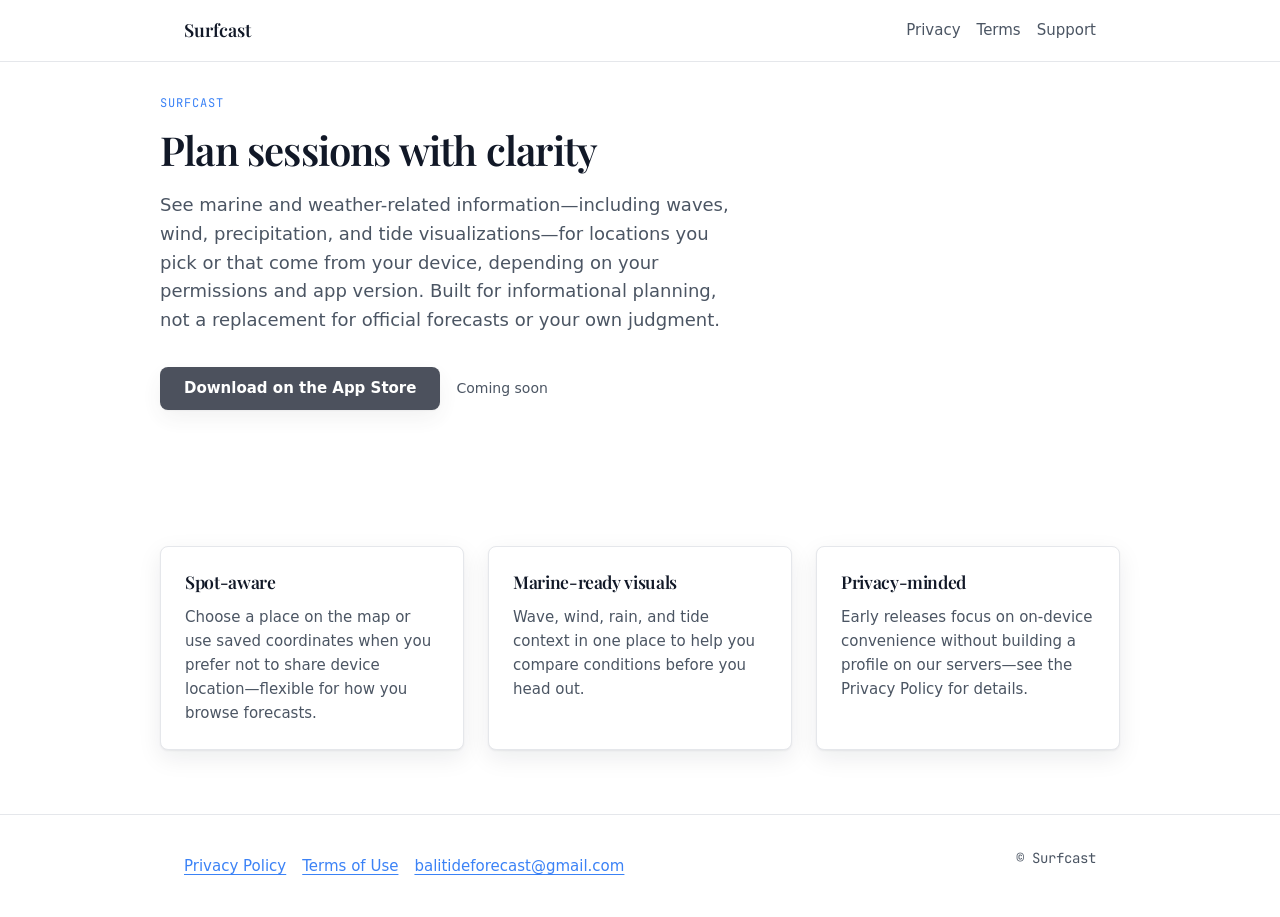
<file: index.html>
<!DOCTYPE html>
<html lang="en">
  <head>
    <meta charset="utf-8" />
    <meta name="viewport" content="width=device-width, initial-scale=1" />
    <title>Surfcast</title>
    <meta
      name="description"
      content="Marine and weather insights for the spots you care about—waves, wind, tides, and more."
    />
    <link rel="preconnect" href="https://fonts.googleapis.com" />
    <link rel="preconnect" href="https://fonts.gstatic.com" crossorigin />
    <link
      href="https://fonts.googleapis.com/css2?family=JetBrains+Mono:wght@400;500&family=Playfair+Display:wght@500;600;700&display=swap"
      rel="stylesheet"
    />
    <link rel="stylesheet" href="styles.css" />
  </head>
  <body class="layout-sticky-footer">
    <a class="skip-link" href="#main">Skip to content</a>
    <header class="site-header">
      <div class="site-header__inner">
        <a class="brand" href="index.html">Surfcast</a>
        <nav class="nav" aria-label="Primary">
          <a href="privacy.html">Privacy</a>
          <a href="terms.html">Terms</a>
          <a href="mailto:balitideforecast@gmail.com">Support</a>
        </nav>
      </div>
    </header>

    <main id="main">
      <section class="hero container" aria-labelledby="hero-title">
        <p class="hero__eyebrow">Surfcast</p>
        <h1 id="hero-title">Plan sessions with clarity</h1>
        <p class="hero__lead">
          See marine and weather-related information—including waves, wind, precipitation, and tide
          visualizations—for locations you pick or that come from your device, depending on your
          permissions and app version. Built for informational planning, not a replacement for
          official forecasts or your own judgment.
        </p>
        <div class="cta-row">
          <button type="button" class="btn btn--primary" disabled>
            Download on the App Store
          </button>
          <span class="btn__note">Coming soon</span>
        </div>
      </section>

      <section class="container features" aria-labelledby="features-heading">
        <h2 id="features-heading" class="visually-hidden">Highlights</h2>
        <article class="feature-card">
          <h2>Spot-aware</h2>
          <p>
            Choose a place on the map or use saved coordinates when you prefer not to share device
            location—flexible for how you browse forecasts.
          </p>
        </article>
        <article class="feature-card">
          <h2>Marine-ready visuals</h2>
          <p>
            Wave, wind, rain, and tide context in one place to help you compare conditions before
            you head out.
          </p>
        </article>
        <article class="feature-card">
          <h2>Privacy-minded</h2>
          <p>
            Early releases focus on on-device convenience without building a profile on our
            servers—see the Privacy Policy for details.
          </p>
        </article>
      </section>
    </main>

    <footer class="site-footer">
      <div class="site-footer__inner">
        <div class="footer-links">
          <a href="privacy.html">Privacy Policy</a>
          <a href="terms.html">Terms of Use</a>
          <a href="mailto:balitideforecast@gmail.com">balitideforecast@gmail.com</a>
        </div>
        <p class="footer-meta">© Surfcast</p>
      </div>
    </footer>
  </body>
</html>
</file>
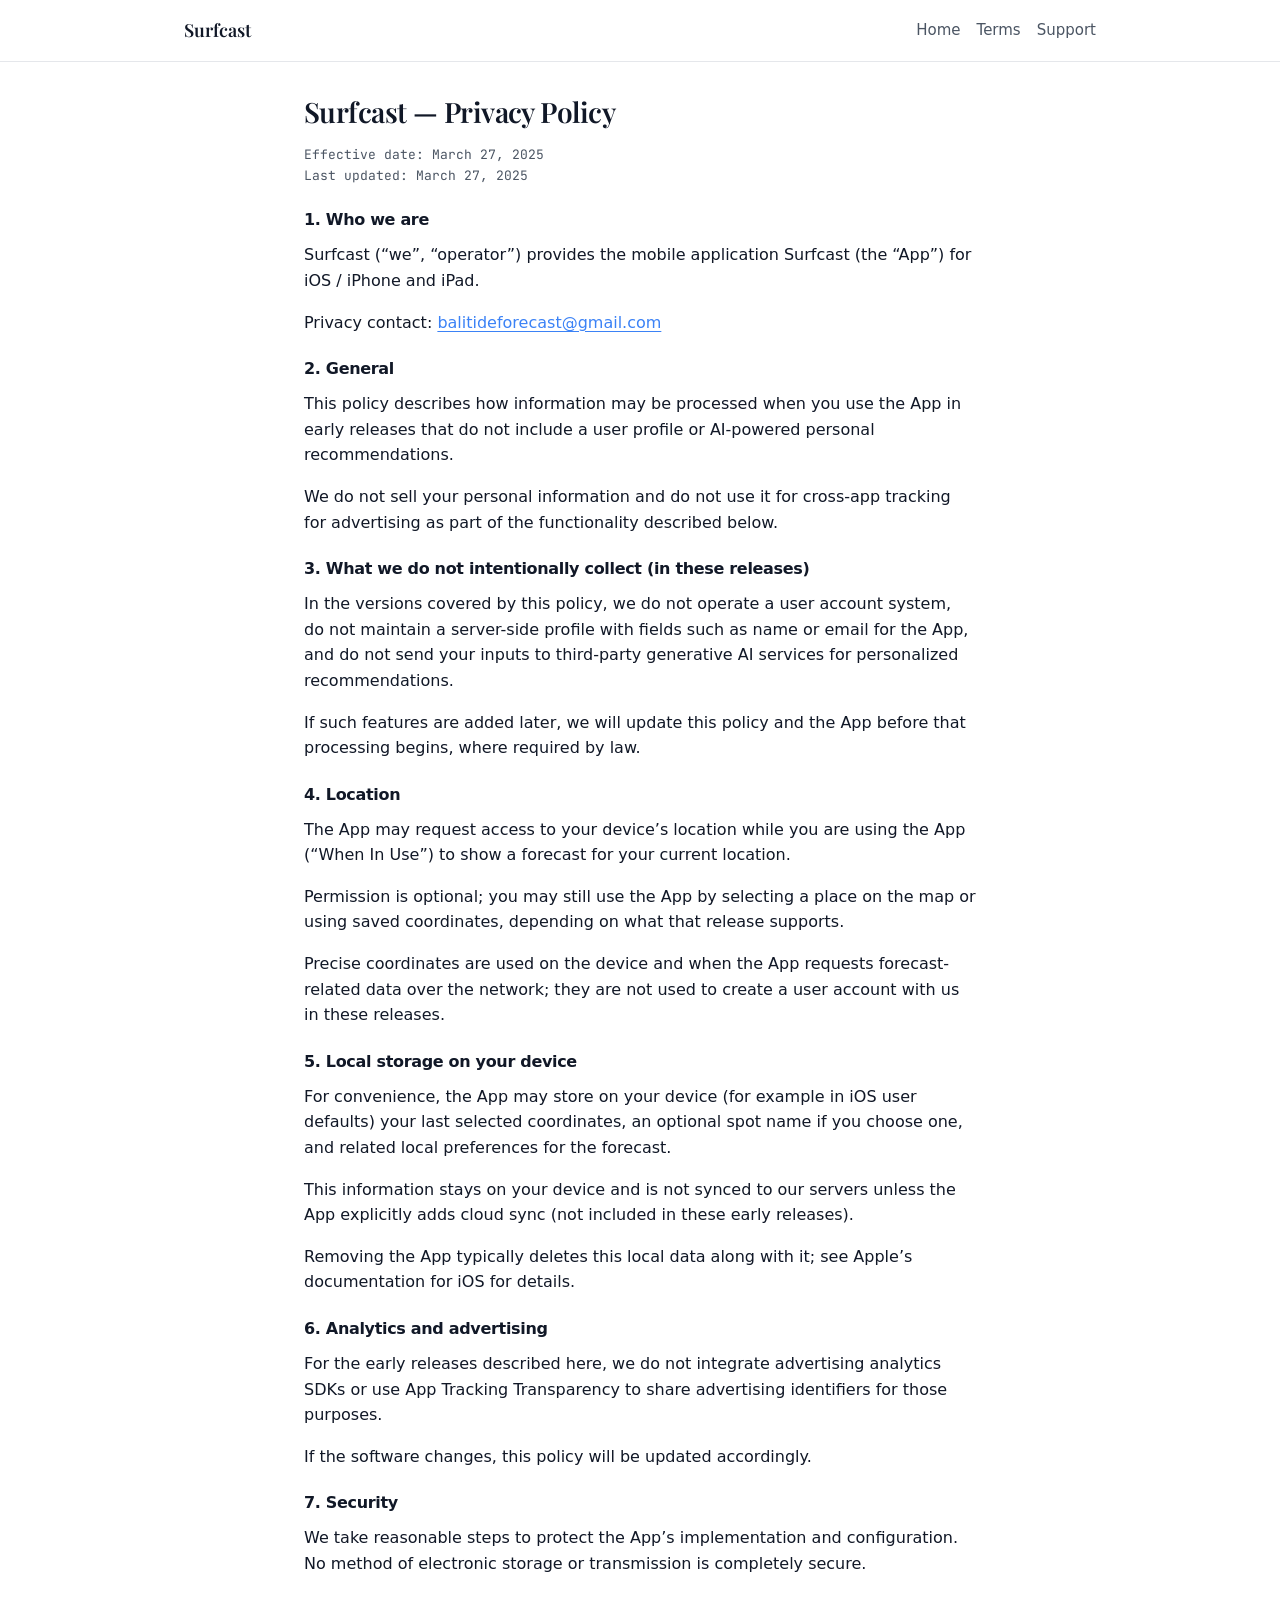
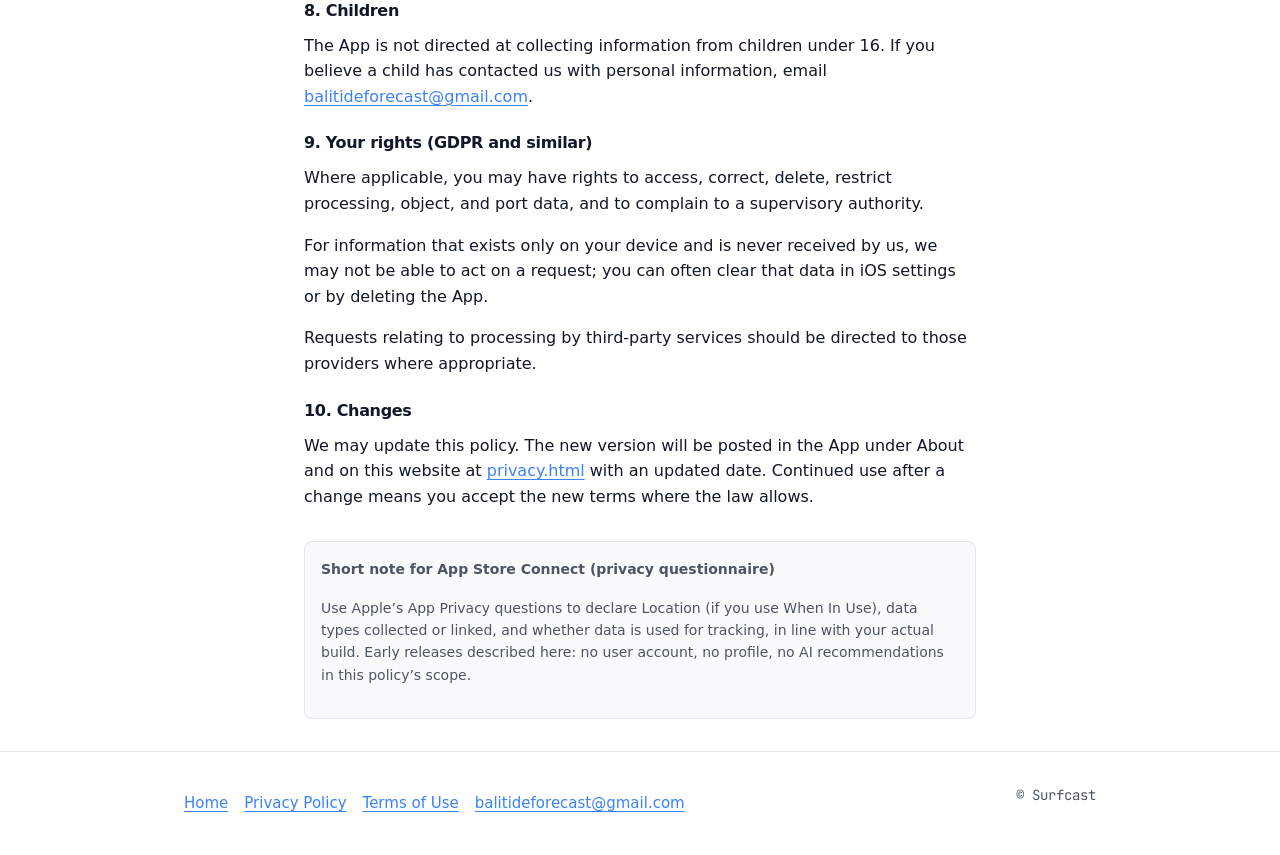
<file: privacy.html>
<!DOCTYPE html>
<html lang="en">
  <head>
    <meta charset="utf-8" />
    <meta name="viewport" content="width=device-width, initial-scale=1" />
    <title>Privacy Policy — Surfcast</title>
    <meta name="description" content="Privacy Policy for the Surfcast mobile application." />
    <link rel="preconnect" href="https://fonts.googleapis.com" />
    <link rel="preconnect" href="https://fonts.gstatic.com" crossorigin />
    <link
      href="https://fonts.googleapis.com/css2?family=JetBrains+Mono:wght@400;500&family=Playfair+Display:wght@500;600;700&display=swap"
      rel="stylesheet"
    />
    <link rel="stylesheet" href="styles.css" />
  </head>
  <body class="layout-sticky-footer">
    <a class="skip-link" href="#main">Skip to content</a>
    <header class="site-header">
      <div class="site-header__inner">
        <a class="brand" href="index.html">Surfcast</a>
        <nav class="nav" aria-label="Primary">
          <a href="index.html">Home</a>
          <a href="terms.html">Terms</a>
          <a href="mailto:balitideforecast@gmail.com">Support</a>
        </nav>
      </div>
    </header>

    <main id="main" class="page-legal">
      <div class="container legal-doc">
        <h1>Surfcast — Privacy Policy</h1>
        <p class="legal-meta">
          Effective date: March 27, 2025<br />
          Last updated: March 27, 2025
        </p>

        <section aria-labelledby="p1">
          <h2 id="p1">1. Who we are</h2>
          <p>
            Surfcast (“we”, “operator”) provides the mobile application Surfcast (the “App”)
            for iOS / iPhone and iPad.
          </p>
          <p>Privacy contact: <a href="mailto:balitideforecast@gmail.com">balitideforecast@gmail.com</a></p>
        </section>

        <section aria-labelledby="p2">
          <h2 id="p2">2. General</h2>
          <p>
            This policy describes how information may be processed when you use the App in early
            releases that do not include a user profile or AI-powered personal recommendations.
          </p>
          <p>
            We do not sell your personal information and do not use it for cross-app tracking for
            advertising as part of the functionality described below.
          </p>
        </section>

        <section aria-labelledby="p3">
          <h2 id="p3">3. What we do not intentionally collect (in these releases)</h2>
          <p>
            In the versions covered by this policy, we do not operate a user account system, do not
            maintain a server-side profile with fields such as name or email for the App, and do not
            send your inputs to third-party generative AI services for personalized recommendations.
          </p>
          <p>
            If such features are added later, we will update this policy and the App before that
            processing begins, where required by law.
          </p>
        </section>

        <section aria-labelledby="p4">
          <h2 id="p4">4. Location</h2>
          <p>
            The App may request access to your device’s location while you are using the App (“When
            In Use”) to show a forecast for your current location.
          </p>
          <p>
            Permission is optional; you may still use the App by selecting a place on the map or using
            saved coordinates, depending on what that release supports.
          </p>
          <p>
            Precise coordinates are used on the device and when the App requests forecast-related
            data over the network; they are not used to create a user account with us in these
            releases.
          </p>
        </section>

        <section aria-labelledby="p5">
          <h2 id="p5">5. Local storage on your device</h2>
          <p>
            For convenience, the App may store on your device (for example in iOS user defaults) your
            last selected coordinates, an optional spot name if you choose one, and related local
            preferences for the forecast.
          </p>
          <p>
            This information stays on your device and is not synced to our servers unless the App
            explicitly adds cloud sync (not included in these early releases).
          </p>
          <p>
            Removing the App typically deletes this local data along with it; see Apple’s
            documentation for iOS for details.
          </p>
        </section>

        <section aria-labelledby="p6">
          <h2 id="p6">6. Analytics and advertising</h2>
          <p>
            For the early releases described here, we do not integrate advertising analytics SDKs or
            use App Tracking Transparency to share advertising identifiers for those purposes.
          </p>
          <p>If the software changes, this policy will be updated accordingly.</p>
        </section>

        <section aria-labelledby="p7">
          <h2 id="p7">7. Security</h2>
          <p>
            We take reasonable steps to protect the App’s implementation and configuration. No
            method of electronic storage or transmission is completely secure.
          </p>
        </section>

        <section aria-labelledby="p8">
          <h2 id="p8">8. Children</h2>
          <p>
            The App is not directed at collecting information from children under 16. If you
            believe a child has contacted us with personal information, email
            <a href="mailto:balitideforecast@gmail.com">balitideforecast@gmail.com</a>.
          </p>
        </section>

        <section aria-labelledby="p9">
          <h2 id="p9">9. Your rights (GDPR and similar)</h2>
          <p>
            Where applicable, you may have rights to access, correct, delete, restrict processing,
            object, and port data, and to complain to a supervisory authority.
          </p>
          <p>
            For information that exists only on your device and is never received by us, we may not
            be able to act on a request; you can often clear that data in iOS settings or by
            deleting the App.
          </p>
          <p>
            Requests relating to processing by third-party services should be directed to those
            providers where appropriate.
          </p>
        </section>

        <section aria-labelledby="p10">
          <h2 id="p10">10. Changes</h2>
          <p>
            We may update this policy. The new version will be posted in the App under About and on
            this website at <a href="privacy.html">privacy.html</a> with an updated date. Continued
            use after a change means you accept the new terms where the law allows.
          </p>
        </section>

        <aside class="legal-aside" aria-label="App Store Connect note">
          <p><strong>Short note for App Store Connect (privacy questionnaire)</strong></p>
          <p>
            Use Apple’s App Privacy questions to declare Location (if you use When In Use), data
            types collected or linked, and whether data is used for tracking, in line with your
            actual build. Early releases described here: no user account, no profile, no AI
            recommendations in this policy’s scope.
          </p>
        </aside>
      </div>
    </main>

    <footer class="site-footer">
      <div class="site-footer__inner">
        <div class="footer-links">
          <a href="index.html">Home</a>
          <a href="privacy.html">Privacy Policy</a>
          <a href="terms.html">Terms of Use</a>
          <a href="mailto:balitideforecast@gmail.com">balitideforecast@gmail.com</a>
        </div>
        <p class="footer-meta">© Surfcast</p>
      </div>
    </footer>
  </body>
</html>
</file>
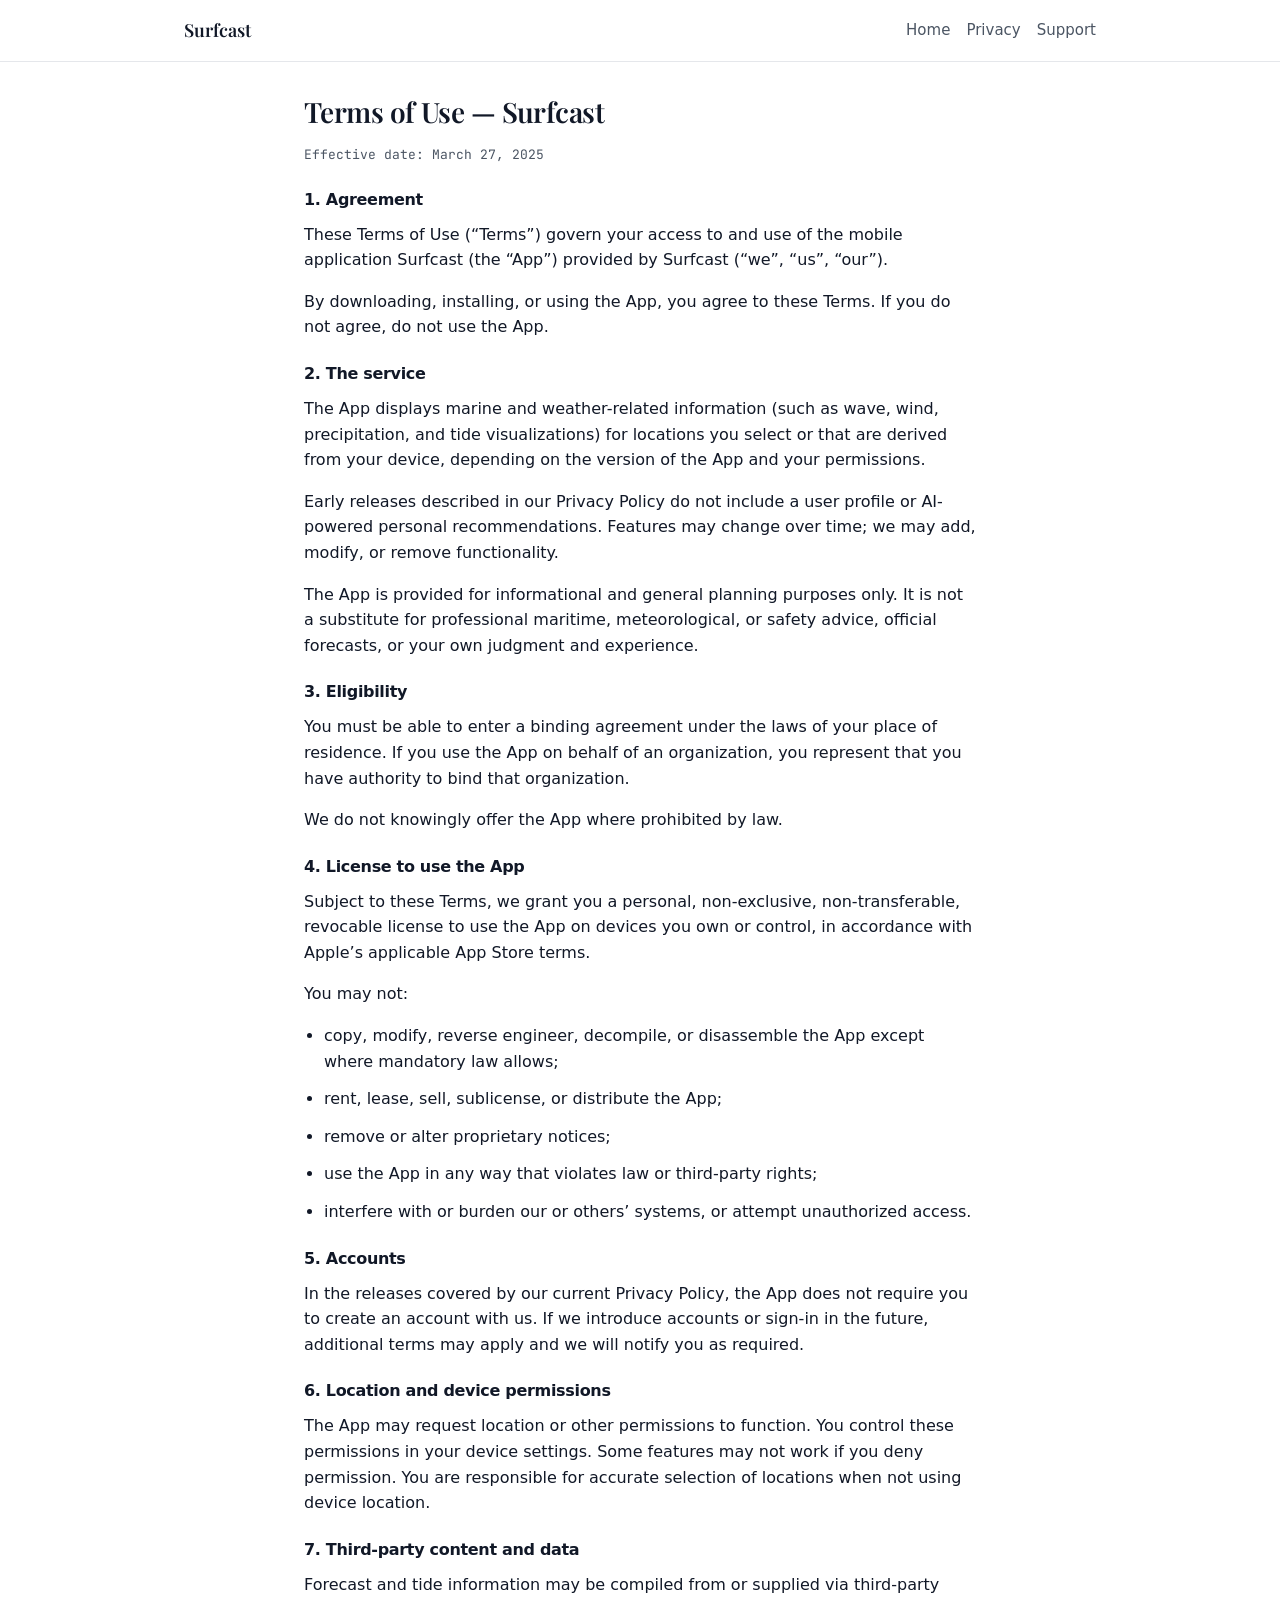
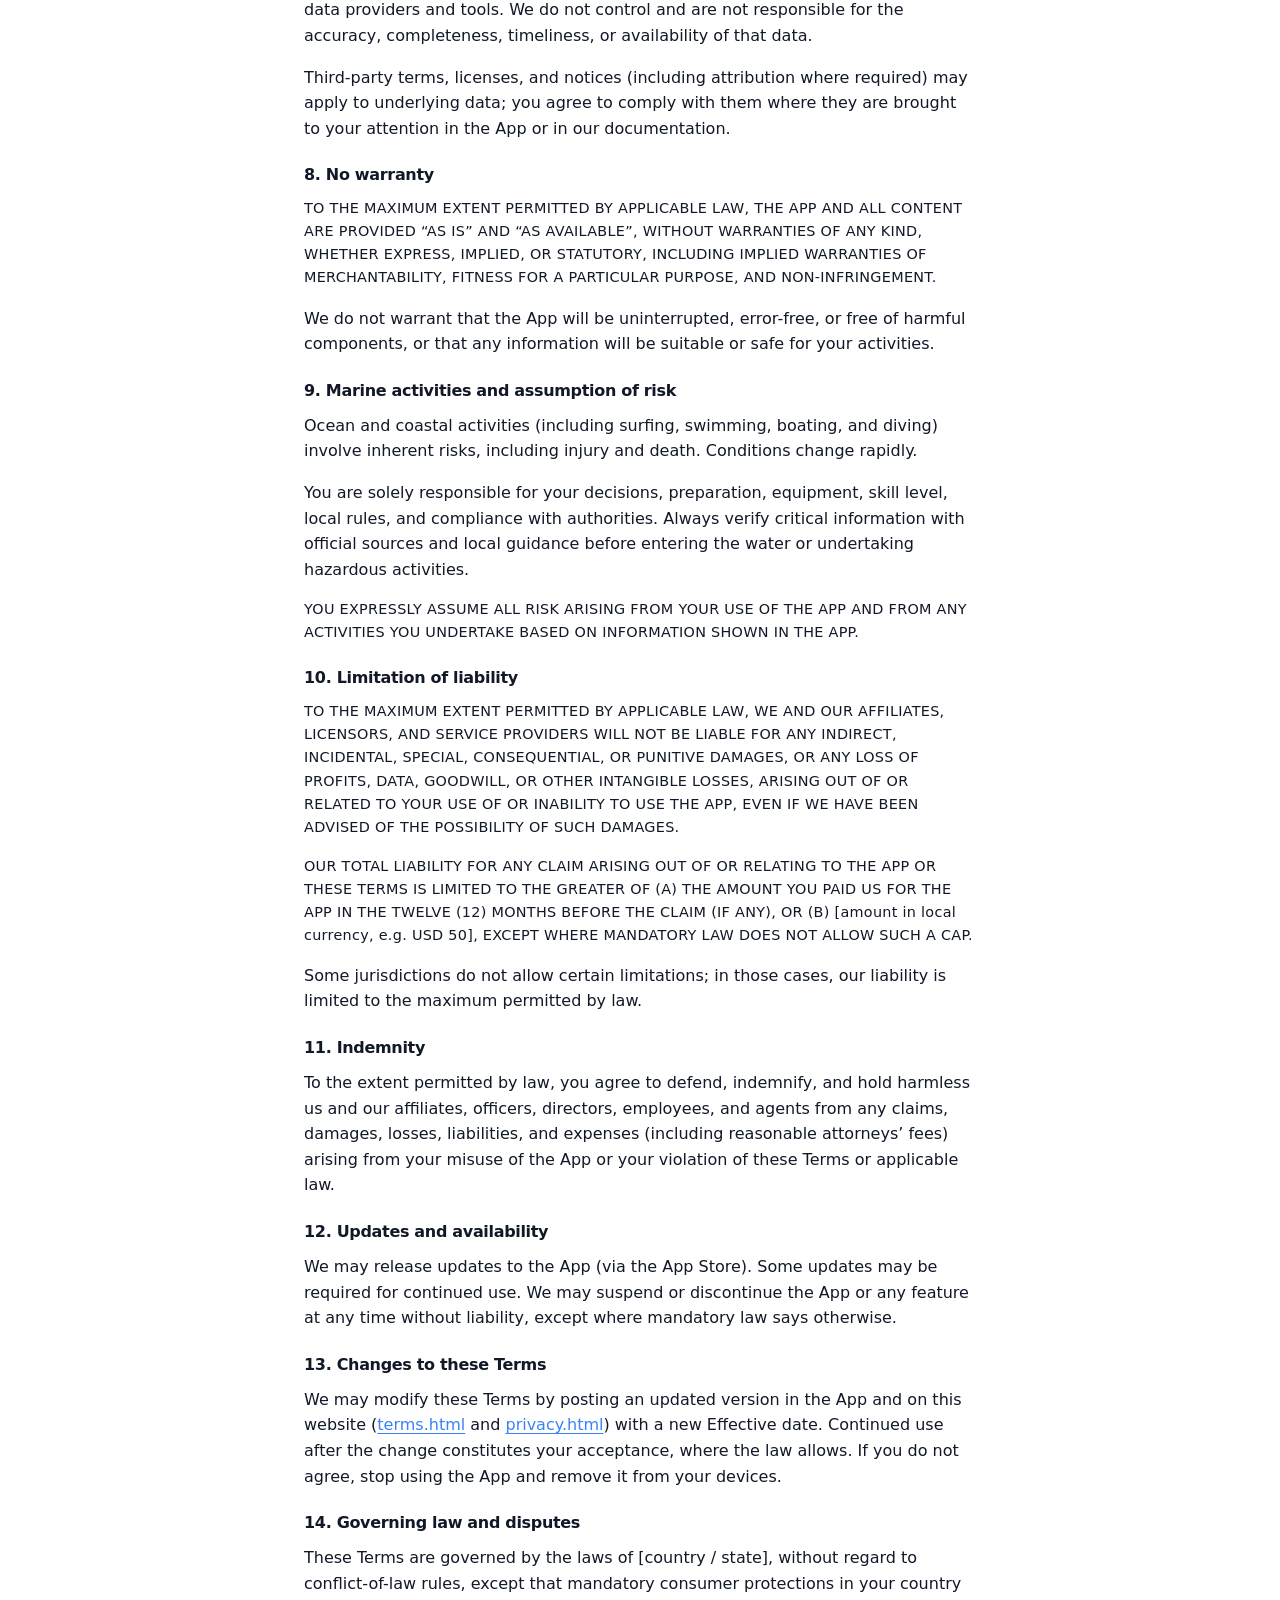
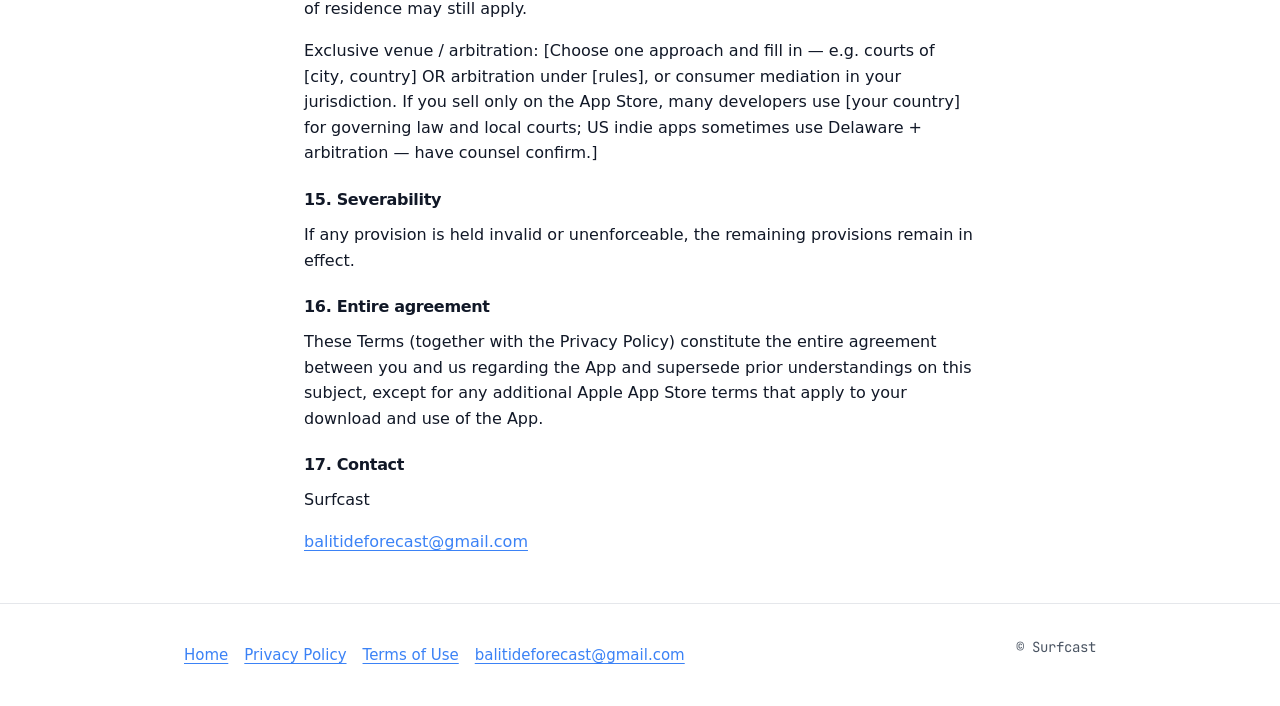
<file: terms.html>
<!DOCTYPE html>
<html lang="en">
  <head>
    <meta charset="utf-8" />
    <meta name="viewport" content="width=device-width, initial-scale=1" />
    <title>Terms of Use — Surfcast</title>
    <meta name="description" content="Terms of Use for the Surfcast mobile application." />
    <link rel="preconnect" href="https://fonts.googleapis.com" />
    <link rel="preconnect" href="https://fonts.gstatic.com" crossorigin />
    <link
      href="https://fonts.googleapis.com/css2?family=JetBrains+Mono:wght@400;500&family=Playfair+Display:wght@500;600;700&display=swap"
      rel="stylesheet"
    />
    <link rel="stylesheet" href="styles.css" />
  </head>
  <body class="layout-sticky-footer">
    <a class="skip-link" href="#main">Skip to content</a>
    <header class="site-header">
      <div class="site-header__inner">
        <a class="brand" href="index.html">Surfcast</a>
        <nav class="nav" aria-label="Primary">
          <a href="index.html">Home</a>
          <a href="privacy.html">Privacy</a>
          <a href="mailto:balitideforecast@gmail.com">Support</a>
        </nav>
      </div>
    </header>

    <main id="main" class="page-legal">
      <div class="container legal-doc">
        <h1>Terms of Use — Surfcast</h1>
        <p class="legal-meta">Effective date: March 27, 2025</p>

        <section aria-labelledby="t1">
          <h2 id="t1">1. Agreement</h2>
          <p>
            These Terms of Use (“Terms”) govern your access to and use of the mobile application
            Surfcast (the “App”) provided by Surfcast (“we”, “us”, “our”).
          </p>
          <p>
            By downloading, installing, or using the App, you agree to these Terms. If you do not
            agree, do not use the App.
          </p>
        </section>

        <section aria-labelledby="t2">
          <h2 id="t2">2. The service</h2>
          <p>
            The App displays marine and weather-related information (such as wave, wind,
            precipitation, and tide visualizations) for locations you select or that are derived
            from your device, depending on the version of the App and your permissions.
          </p>
          <p>
            Early releases described in our Privacy Policy do not include a user profile or
            AI-powered personal recommendations. Features may change over time; we may add, modify,
            or remove functionality.
          </p>
          <p>
            The App is provided for informational and general planning purposes only. It is not a
            substitute for professional maritime, meteorological, or safety advice, official
            forecasts, or your own judgment and experience.
          </p>
        </section>

        <section aria-labelledby="t3">
          <h2 id="t3">3. Eligibility</h2>
          <p>
            You must be able to enter a binding agreement under the laws of your place of residence.
            If you use the App on behalf of an organization, you represent that you have authority to
            bind that organization.
          </p>
          <p>We do not knowingly offer the App where prohibited by law.</p>
        </section>

        <section aria-labelledby="t4">
          <h2 id="t4">4. License to use the App</h2>
          <p>
            Subject to these Terms, we grant you a personal, non-exclusive, non-transferable,
            revocable license to use the App on devices you own or control, in accordance with
            Apple’s applicable App Store terms.
          </p>
          <p>You may not:</p>
          <ul>
            <li>
              copy, modify, reverse engineer, decompile, or disassemble the App except where
              mandatory law allows;
            </li>
            <li>rent, lease, sell, sublicense, or distribute the App;</li>
            <li>remove or alter proprietary notices;</li>
            <li>use the App in any way that violates law or third-party rights;</li>
            <li>
              interfere with or burden our or others’ systems, or attempt unauthorized access.
            </li>
          </ul>
        </section>

        <section aria-labelledby="t5">
          <h2 id="t5">5. Accounts</h2>
          <p>
            In the releases covered by our current Privacy Policy, the App does not require you to
            create an account with us. If we introduce accounts or sign-in in the future, additional
            terms may apply and we will notify you as required.
          </p>
        </section>

        <section aria-labelledby="t6">
          <h2 id="t6">6. Location and device permissions</h2>
          <p>
            The App may request location or other permissions to function. You control these
            permissions in your device settings. Some features may not work if you deny permission.
            You are responsible for accurate selection of locations when not using device location.
          </p>
        </section>

        <section aria-labelledby="t7">
          <h2 id="t7">7. Third-party content and data</h2>
          <p>
            Forecast and tide information may be compiled from or supplied via third-party data
            providers and tools. We do not control and are not responsible for the accuracy,
            completeness, timeliness, or availability of that data.
          </p>
          <p>
            Third-party terms, licenses, and notices (including attribution where required) may apply
            to underlying data; you agree to comply with them where they are brought to your attention
            in the App or in our documentation.
          </p>
        </section>

        <section aria-labelledby="t8">
          <h2 id="t8">8. No warranty</h2>
          <p class="allcaps">
            TO THE MAXIMUM EXTENT PERMITTED BY APPLICABLE LAW, THE APP AND ALL CONTENT ARE PROVIDED
            “AS IS” AND “AS AVAILABLE”, WITHOUT WARRANTIES OF ANY KIND, WHETHER EXPRESS, IMPLIED, OR
            STATUTORY, INCLUDING IMPLIED WARRANTIES OF MERCHANTABILITY, FITNESS FOR A PARTICULAR
            PURPOSE, AND NON-INFRINGEMENT.
          </p>
          <p>
            We do not warrant that the App will be uninterrupted, error-free, or free of harmful
            components, or that any information will be suitable or safe for your activities.
          </p>
        </section>

        <section aria-labelledby="t9">
          <h2 id="t9">9. Marine activities and assumption of risk</h2>
          <p>
            Ocean and coastal activities (including surfing, swimming, boating, and diving) involve
            inherent risks, including injury and death. Conditions change rapidly.
          </p>
          <p>
            You are solely responsible for your decisions, preparation, equipment, skill level, local
            rules, and compliance with authorities. Always verify critical information with official
            sources and local guidance before entering the water or undertaking hazardous activities.
          </p>
          <p class="allcaps">
            YOU EXPRESSLY ASSUME ALL RISK ARISING FROM YOUR USE OF THE APP AND FROM ANY ACTIVITIES
            YOU UNDERTAKE BASED ON INFORMATION SHOWN IN THE APP.
          </p>
        </section>

        <section aria-labelledby="t10">
          <h2 id="t10">10. Limitation of liability</h2>
          <p class="allcaps">
            TO THE MAXIMUM EXTENT PERMITTED BY APPLICABLE LAW, WE AND OUR AFFILIATES, LICENSORS, AND
            SERVICE PROVIDERS WILL NOT BE LIABLE FOR ANY INDIRECT, INCIDENTAL, SPECIAL, CONSEQUENTIAL,
            OR PUNITIVE DAMAGES, OR ANY LOSS OF PROFITS, DATA, GOODWILL, OR OTHER INTANGIBLE LOSSES,
            ARISING OUT OF OR RELATED TO YOUR USE OF OR INABILITY TO USE THE APP, EVEN IF WE HAVE BEEN
            ADVISED OF THE POSSIBILITY OF SUCH DAMAGES.
          </p>
          <p class="allcaps">
            OUR TOTAL LIABILITY FOR ANY CLAIM ARISING OUT OF OR RELATING TO THE APP OR THESE TERMS IS
            LIMITED TO THE GREATER OF (A) THE AMOUNT YOU PAID US FOR THE APP IN THE TWELVE (12)
            MONTHS BEFORE THE CLAIM (IF ANY), OR (B) [amount in local currency, e.g. USD 50], EXCEPT
            WHERE MANDATORY LAW DOES NOT ALLOW SUCH A CAP.
          </p>
          <p>
            Some jurisdictions do not allow certain limitations; in those cases, our liability is
            limited to the maximum permitted by law.
          </p>
        </section>

        <section aria-labelledby="t11">
          <h2 id="t11">11. Indemnity</h2>
          <p>
            To the extent permitted by law, you agree to defend, indemnify, and hold harmless us and
            our affiliates, officers, directors, employees, and agents from any claims, damages,
            losses, liabilities, and expenses (including reasonable attorneys’ fees) arising from your
            misuse of the App or your violation of these Terms or applicable law.
          </p>
        </section>

        <section aria-labelledby="t12">
          <h2 id="t12">12. Updates and availability</h2>
          <p>
            We may release updates to the App (via the App Store). Some updates may be required for
            continued use. We may suspend or discontinue the App or any feature at any time without
            liability, except where mandatory law says otherwise.
          </p>
        </section>

        <section aria-labelledby="t13">
          <h2 id="t13">13. Changes to these Terms</h2>
          <p>
            We may modify these Terms by posting an updated version in the App and on this website
            (<a href="terms.html">terms.html</a> and <a href="privacy.html">privacy.html</a>) with a
            new Effective date. Continued use after the change constitutes your acceptance, where the
            law allows. If you do not agree, stop using the App and remove it from your devices.
          </p>
        </section>

        <section aria-labelledby="t14">
          <h2 id="t14">14. Governing law and disputes</h2>
          <p>
            These Terms are governed by the laws of [country / state], without regard to
            conflict-of-law rules, except that mandatory consumer protections in your country of
            residence may still apply.
          </p>
          <p>
            Exclusive venue / arbitration: [Choose one approach and fill in — e.g. courts of [city,
            country] OR arbitration under [rules], or consumer mediation in your jurisdiction. If you
            sell only on the App Store, many developers use [your country] for governing law and local
            courts; US indie apps sometimes use Delaware + arbitration — have counsel confirm.]
          </p>
        </section>

        <section aria-labelledby="t15">
          <h2 id="t15">15. Severability</h2>
          <p>
            If any provision is held invalid or unenforceable, the remaining provisions remain in
            effect.
          </p>
        </section>

        <section aria-labelledby="t16">
          <h2 id="t16">16. Entire agreement</h2>
          <p>
            These Terms (together with the Privacy Policy) constitute the entire agreement between
            you and us regarding the App and supersede prior understandings on this subject, except for
            any additional Apple App Store terms that apply to your download and use of the App.
          </p>
        </section>

        <section aria-labelledby="t17">
          <h2 id="t17">17. Contact</h2>
          <p>Surfcast</p>
          <p><a href="mailto:balitideforecast@gmail.com">balitideforecast@gmail.com</a></p>
        </section>
      </div>
    </main>

    <footer class="site-footer">
      <div class="site-footer__inner">
        <div class="footer-links">
          <a href="index.html">Home</a>
          <a href="privacy.html">Privacy Policy</a>
          <a href="terms.html">Terms of Use</a>
          <a href="mailto:balitideforecast@gmail.com">balitideforecast@gmail.com</a>
        </div>
        <p class="footer-meta">© Surfcast</p>
      </div>
    </footer>
  </body>
</html>
</file>
<file: styles.css>
/* Refined design tokens */
:root {
  --color-primary: #3b82f6;
  --color-secondary: #8b5cf6;
  --color-success: #16a34a;
  --color-warning: #d97706;
  --color-danger: #dc2626;
  --color-surface: #ffffff;
  --color-text: #111827;
  --color-text-muted: #4b5563;
  --color-border: #e5e7eb;
  --color-focus-ring: #2563eb;
  --space-1: 4px;
  --space-2: 8px;
  --space-3: 12px;
  --space-4: 16px;
  --space-5: 24px;
  --space-6: 32px;
  --font-display: "Playfair Display", Georgia, serif;
  --font-mono: "JetBrains Mono", ui-monospace, monospace;
  --font-body: system-ui, -apple-system, "Segoe UI", Roboto, sans-serif;
  --radius: 8px;
  --shadow-soft: 0 1px 2px rgb(17 24 39 / 6%), 0 8px 24px rgb(17 24 39 / 8%);
  --max-content: 65ch;
  --max-page: 720px;
}

*,
*::before,
*::after {
  box-sizing: border-box;
}

html {
  scroll-behavior: smooth;
}

body {
  margin: 0;
  font-family: var(--font-body);
  font-size: 16px;
  line-height: 1.6;
  color: var(--color-text);
  background: var(--color-surface);
  -webkit-font-smoothing: antialiased;
}

h1,
h2,
h3 {
  font-family: var(--font-display);
  font-weight: 600;
  line-height: 1.25;
  letter-spacing: -0.02em;
}

h1 {
  font-size: clamp(2rem, 4vw, 2.5rem);
  margin: 0 0 var(--space-4);
}

h2 {
  font-size: 1.25rem;
  margin: var(--space-6) 0 var(--space-3);
}

h3 {
  font-size: 1.05rem;
  margin: var(--space-5) 0 var(--space-2);
}

p {
  margin: 0 0 var(--space-4);
}

a {
  color: var(--color-primary);
  text-decoration-thickness: 1px;
  text-underline-offset: 3px;
}

a:hover {
  color: #2563eb;
}

a:focus-visible {
  outline: 2px solid var(--color-focus-ring);
  outline-offset: 2px;
  border-radius: 2px;
}

.skip-link {
  position: absolute;
  left: var(--space-4);
  top: -100px;
  padding: var(--space-2) var(--space-4);
  background: var(--color-text);
  color: var(--color-surface);
  font-weight: 600;
  border-radius: var(--radius);
  z-index: 100;
}

.skip-link:focus {
  top: var(--space-4);
}

.site-header {
  border-bottom: 1px solid var(--color-border);
  background: rgb(255 255 255 / 92%);
  backdrop-filter: blur(8px);
  position: sticky;
  top: 0;
  z-index: 10;
}

.site-header__inner {
  max-width: 960px;
  margin: 0 auto;
  padding: var(--space-4) var(--space-5);
  display: flex;
  align-items: center;
  justify-content: space-between;
  gap: var(--space-4);
}

.brand {
  font-family: var(--font-display);
  font-size: 1.125rem;
  font-weight: 600;
  color: var(--color-text);
  text-decoration: none;
}

.brand:hover {
  color: var(--color-primary);
}

.nav {
  display: flex;
  flex-wrap: wrap;
  gap: var(--space-4);
  font-size: 0.9375rem;
}

.nav a {
  color: var(--color-text-muted);
  text-decoration: none;
  font-weight: 500;
}

.nav a:hover {
  color: var(--color-primary);
  text-decoration: underline;
}

main {
  padding-bottom: var(--space-6);
}

.container {
  max-width: 960px;
  margin: 0 auto;
  padding: 0 var(--space-5);
}

.hero {
  padding: var(--space-6) 0 clamp(48px, 10vw, 80px);
}

.hero__eyebrow {
  font-family: var(--font-mono);
  font-size: 0.75rem;
  text-transform: uppercase;
  letter-spacing: 0.08em;
  color: var(--color-primary);
  margin: 0 0 var(--space-3);
}

.hero__lead {
  font-size: 1.125rem;
  color: var(--color-text-muted);
  max-width: 36rem;
  margin: 0 0 var(--space-5);
}

.features {
  display: grid;
  gap: var(--space-5);
  padding: var(--space-5) 0 var(--space-6);
}

@media (min-width: 640px) {
  .features {
    grid-template-columns: repeat(3, 1fr);
  }
}

.feature-card {
  padding: var(--space-5);
  border: 1px solid var(--color-border);
  border-radius: var(--radius);
  box-shadow: var(--shadow-soft);
  background: var(--color-surface);
}

.feature-card h2 {
  margin-top: 0;
  font-size: 1.1rem;
}

.feature-card p {
  margin-bottom: 0;
  font-size: 0.9375rem;
  color: var(--color-text-muted);
}

.cta-row {
  display: flex;
  flex-wrap: wrap;
  align-items: center;
  gap: var(--space-4);
  padding: var(--space-2) 0 var(--space-6);
}

.btn {
  display: inline-flex;
  align-items: center;
  justify-content: center;
  gap: var(--space-2);
  padding: var(--space-3) var(--space-5);
  font-family: var(--font-body);
  font-size: 0.9375rem;
  font-weight: 600;
  line-height: 1.25;
  border-radius: var(--radius);
  border: none;
  cursor: pointer;
  text-decoration: none;
  transition: background 0.15s ease, color 0.15s ease, box-shadow 0.15s ease;
}

button.btn {
  appearance: none;
}

.btn--primary {
  background: var(--color-text);
  color: var(--color-surface);
  box-shadow: var(--shadow-soft);
}

.btn--primary:hover {
  background: #1f2937;
  color: var(--color-surface);
}

.btn--primary:focus-visible {
  outline: 2px solid var(--color-focus-ring);
  outline-offset: 2px;
}

.btn--primary:disabled {
  opacity: 0.75;
  cursor: not-allowed;
}

.btn__note {
  font-size: 0.875rem;
  color: var(--color-text-muted);
}

.site-footer {
  border-top: 1px solid var(--color-border);
  padding: var(--space-6) 0;
  margin-top: auto;
}

.site-footer__inner {
  max-width: 960px;
  margin: 0 auto;
  padding: 0 var(--space-5);
  display: flex;
  flex-direction: column;
  gap: var(--space-4);
}

@media (min-width: 640px) {
  .site-footer__inner {
    flex-direction: row;
    align-items: center;
    justify-content: space-between;
  }
}

.footer-links {
  display: flex;
  flex-wrap: wrap;
  gap: var(--space-4);
  font-size: 0.9375rem;
}

.footer-meta {
  font-size: 0.875rem;
  color: var(--color-text-muted);
  font-family: var(--font-mono);
}

.page-legal {
  padding: var(--space-6) 0;
}

.page-legal .container {
  max-width: var(--max-page);
}

.legal-doc {
  max-width: var(--max-content);
}

.legal-doc h1 {
  font-size: 1.75rem;
}

.legal-meta {
  font-family: var(--font-mono);
  font-size: 0.8125rem;
  color: var(--color-text-muted);
  margin-bottom: var(--space-5);
}

.legal-doc section h2 {
  font-family: var(--font-body);
  font-size: 1rem;
  font-weight: 700;
  margin-top: var(--space-5);
}

.legal-doc ol {
  padding-left: 1.25rem;
  margin: 0 0 var(--space-4);
}

.legal-doc li {
  margin-bottom: var(--space-3);
}

.legal-doc ul {
  margin: var(--space-2) 0 var(--space-4);
  padding-left: 1.25rem;
}

.legal-doc .allcaps {
  font-size: 0.9em;
  letter-spacing: 0.02em;
}

.legal-aside {
  margin-top: var(--space-6);
  padding: var(--space-4);
  background: #f9fafb;
  border-radius: var(--radius);
  border: 1px solid var(--color-border);
  font-size: 0.875rem;
  color: var(--color-text-muted);
}

body.layout-sticky-footer {
  min-height: 100vh;
  display: flex;
  flex-direction: column;
}

body.layout-sticky-footer main {
  flex: 1;
}

.visually-hidden {
  position: absolute;
  width: 1px;
  height: 1px;
  padding: 0;
  margin: -1px;
  overflow: hidden;
  clip: rect(0, 0, 0, 0);
  white-space: nowrap;
  border: 0;
}
</file>
